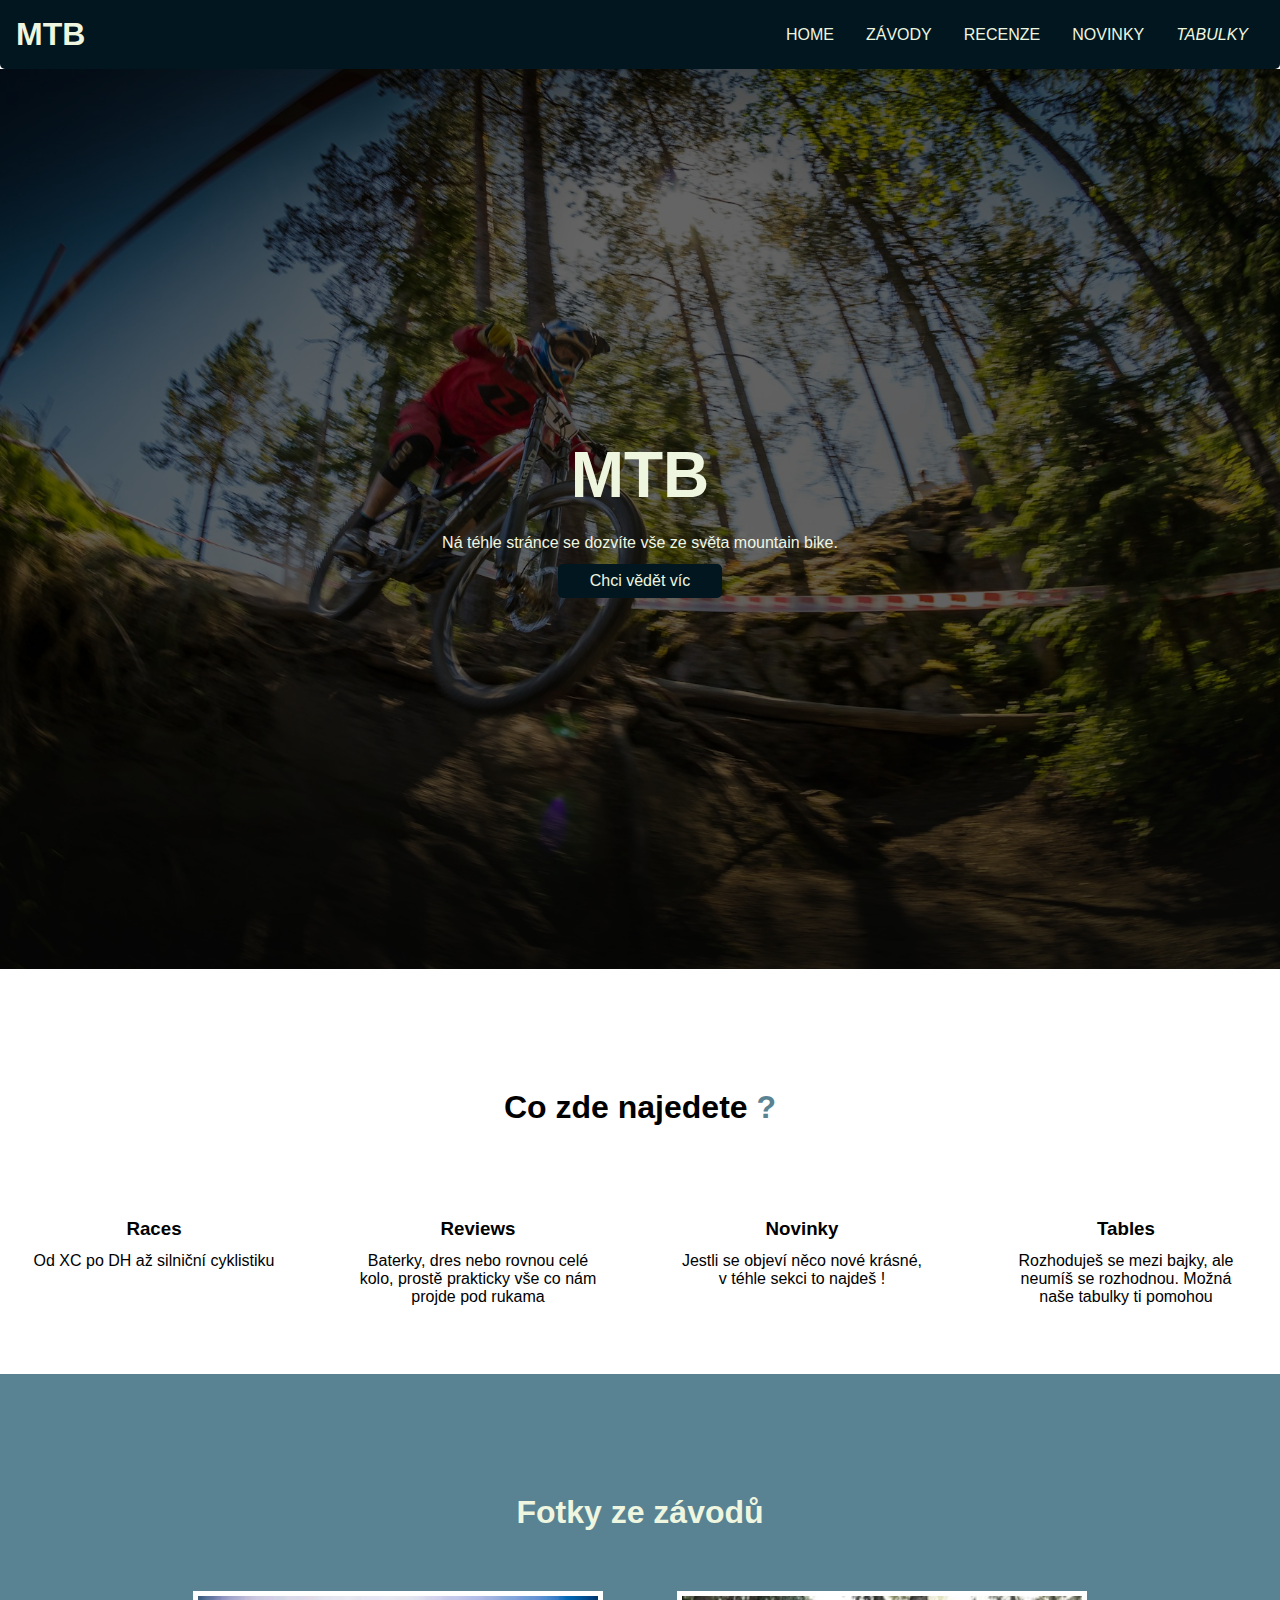
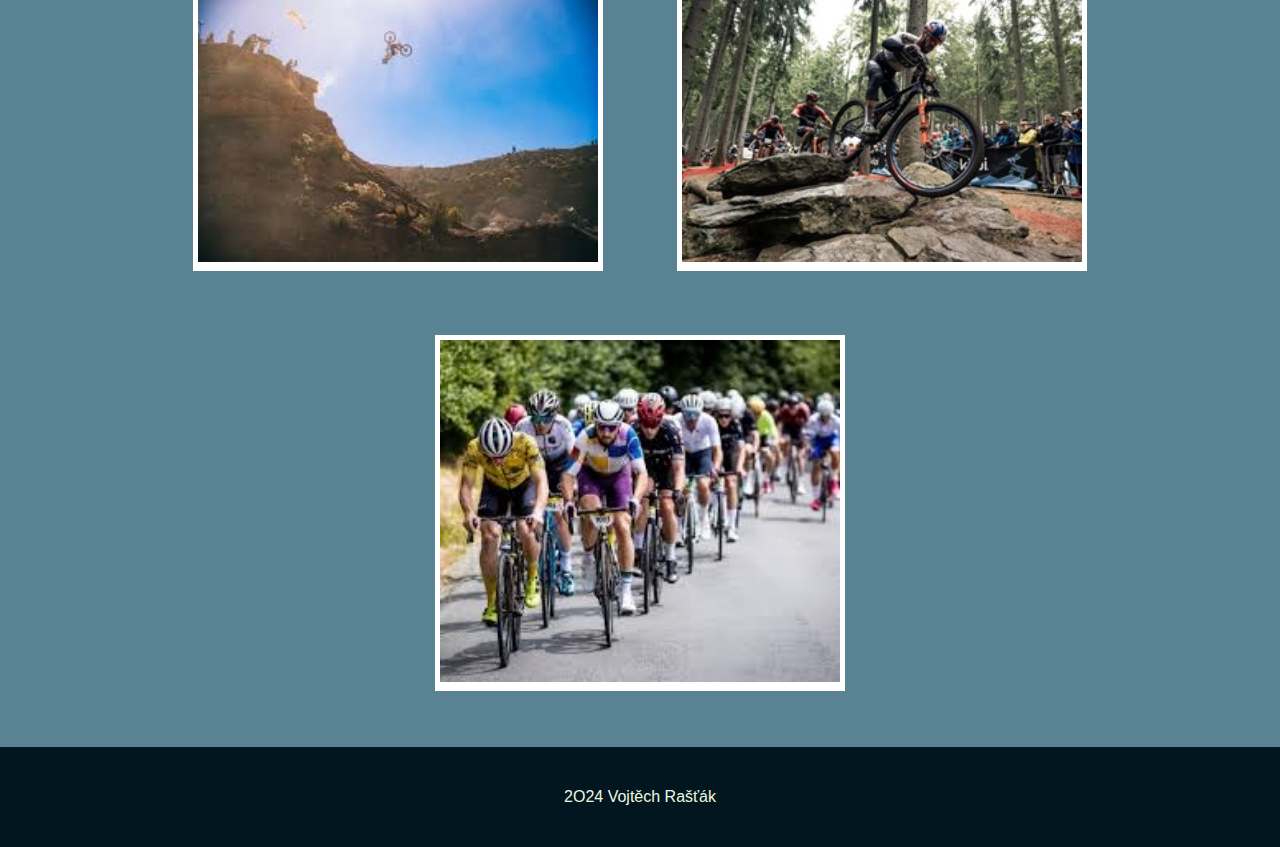
<file: index.html>
<!DOCTYPE html>
<html lang="cs">
<head>
    <meta charset="UTF-8">
    <meta name="viewport" content="width=device-width, initial-scale=1.0">
    <title>MTB</title>
    <link rel="stylesheet" href="https://cdnjs.cloudflare.com/ajax/libs/font-awesome/6.6.0/css/all.min.css" integrity="sha512-Kc323vGBEqzTmouAECnVceyQqyqdsSiqLQISBL29aUW4U/M7pSPA/gEUZQqv1cwx4OnYxTxve5UMg5GT6L4JJg==" crossorigin="anonymous" referrerpolicy="no-referrer" />
    <link rel="stylesheet" href="./css/style.css">
    <link rel="stylesheet" media="screen and (min-width: 1100px)" href="./css/widescreen.css">
    <link rel="stylesheet" media="screen and (max-width: 768px)" href="./css/mobile.css">
    
</head>
<body>

    <!-- navigační bar -->
    <nav id="navbar">
        <div id="logo">
            <a href="#">
                <h1>MTB <i class="fa-solid fa-bicycle"></i></h1>
            </a>
        </div>

        <ul>
            <li><a href="#"><i class="fa-solid fa-house"></i> home</a></li>
            <li><a href="races.html"><i class="fa-solid fa-flag-checkered"></i> závody</a></li>
            <li><a href="review.html"><i class="fa-solid fa-magnifying-glass"></i> recenze</a></li>
            <li><a href="news.html"><i class="fa-regular fa-newspaper"></i> novinky</a></li>
            <li><a href="tab.html"><i class="fa-solid fa-code-compare"> tabulky</i></a></li>
        </ul>
    </nav>

    <!-- pozadí -->

    <div id="showcase">
        <div class="showcase-content">
            <h1 class="l-heading">MTB</h1>
            <p class="lead">Ná téhle stránce se dozvíte vše ze světa mountain bike.</p>
            <a href="#icons" class="btn">Chci vědět víc </a>
        </div>
    </div>

    <!-- ikony -->

    <section id="icons" class="py-1 ">
        <div class="container">
            <h2 class="m-heading text-center">Co zde najedete <span class="text-primary">?</span></h2>
        </div>
        <div class="items">

            <div class="item">
                <i class="fa-solid fa-flag-checkered fa-2xl"></i>
                <div>
                    <h3>Races</h3>
                    <p>Od XC po DH až silniční cyklistiku</p>
                </div>
            </div>
            <div class="item">

                <i class="fa-solid fa-magnifying-glass fa-2xl"></i>
                <div>
                    <h3>Reviews</h3>
                    <p>Baterky, dres nebo rovnou celé  kolo, prostě prakticky vše co nám projde pod rukama</p>
                </div>
            </div>

            <div class="item">
                <i class="fa-regular fa-newspaper fa-2xl"></i>
                <div>
                    <h3>Novinky</h3>
                    <p>Jestli se objeví něco nové krásné, v téhle sekci to najdeš !</p>
                </div>
            </div>
            <div class="item">
                <i class="fa-solid fa-code-compare fa-2xl"></i>
                <div>
                    <h3>Tables</h3>
                    <p>Rozhoduješ se mezi bajky, ale neumíš se rozhodnou. Možná naše tabulky ti pomohou</p>
                </div>
            </div>
        </div>
    </section>

    <!-- Obrázky -->

    <section id="ukazka" class="py-1 bg-blue">
        <div class="container">
            <h2 class="m-heading text-center"><span class="w-col">Fotky ze závodů</span></h2>
            <div class="items">
                <div class="item">
                    <img src="./img/rampage2.jpg" alt="rpg" class="img">
                    <div class="overlay">
                        <h3 class="text">Redbull Rampage 2023</h3>
                    </div>

                </div>
                <div class="item">
                    <img src="./img/UCI.jpg" alt="UCI" class="img">
                    <div class="overlay">
                        <h3 class="text text-center">UCI MTB Word Cup 2024 <br> Nové Město na Moravě</h3>
                    </div>

                </div>
                <div class="item">
                    <img src="./img/lcz.jpg" alt="lcz" class="img">
                    <div class="overlay">
                        <h3 class="text">L'Etape Czech Republic</h3>
                    </div>

                </div>
            </div>
        </div>
</section>
<footer id="footer"class="bg-dark">
    <div class="text-center w-col">
        2O24 <i class="fa-regular fa-square-plus"></i> Vojtěch Rašťák
    </div>
</footer>

</body>
</html>
</file>
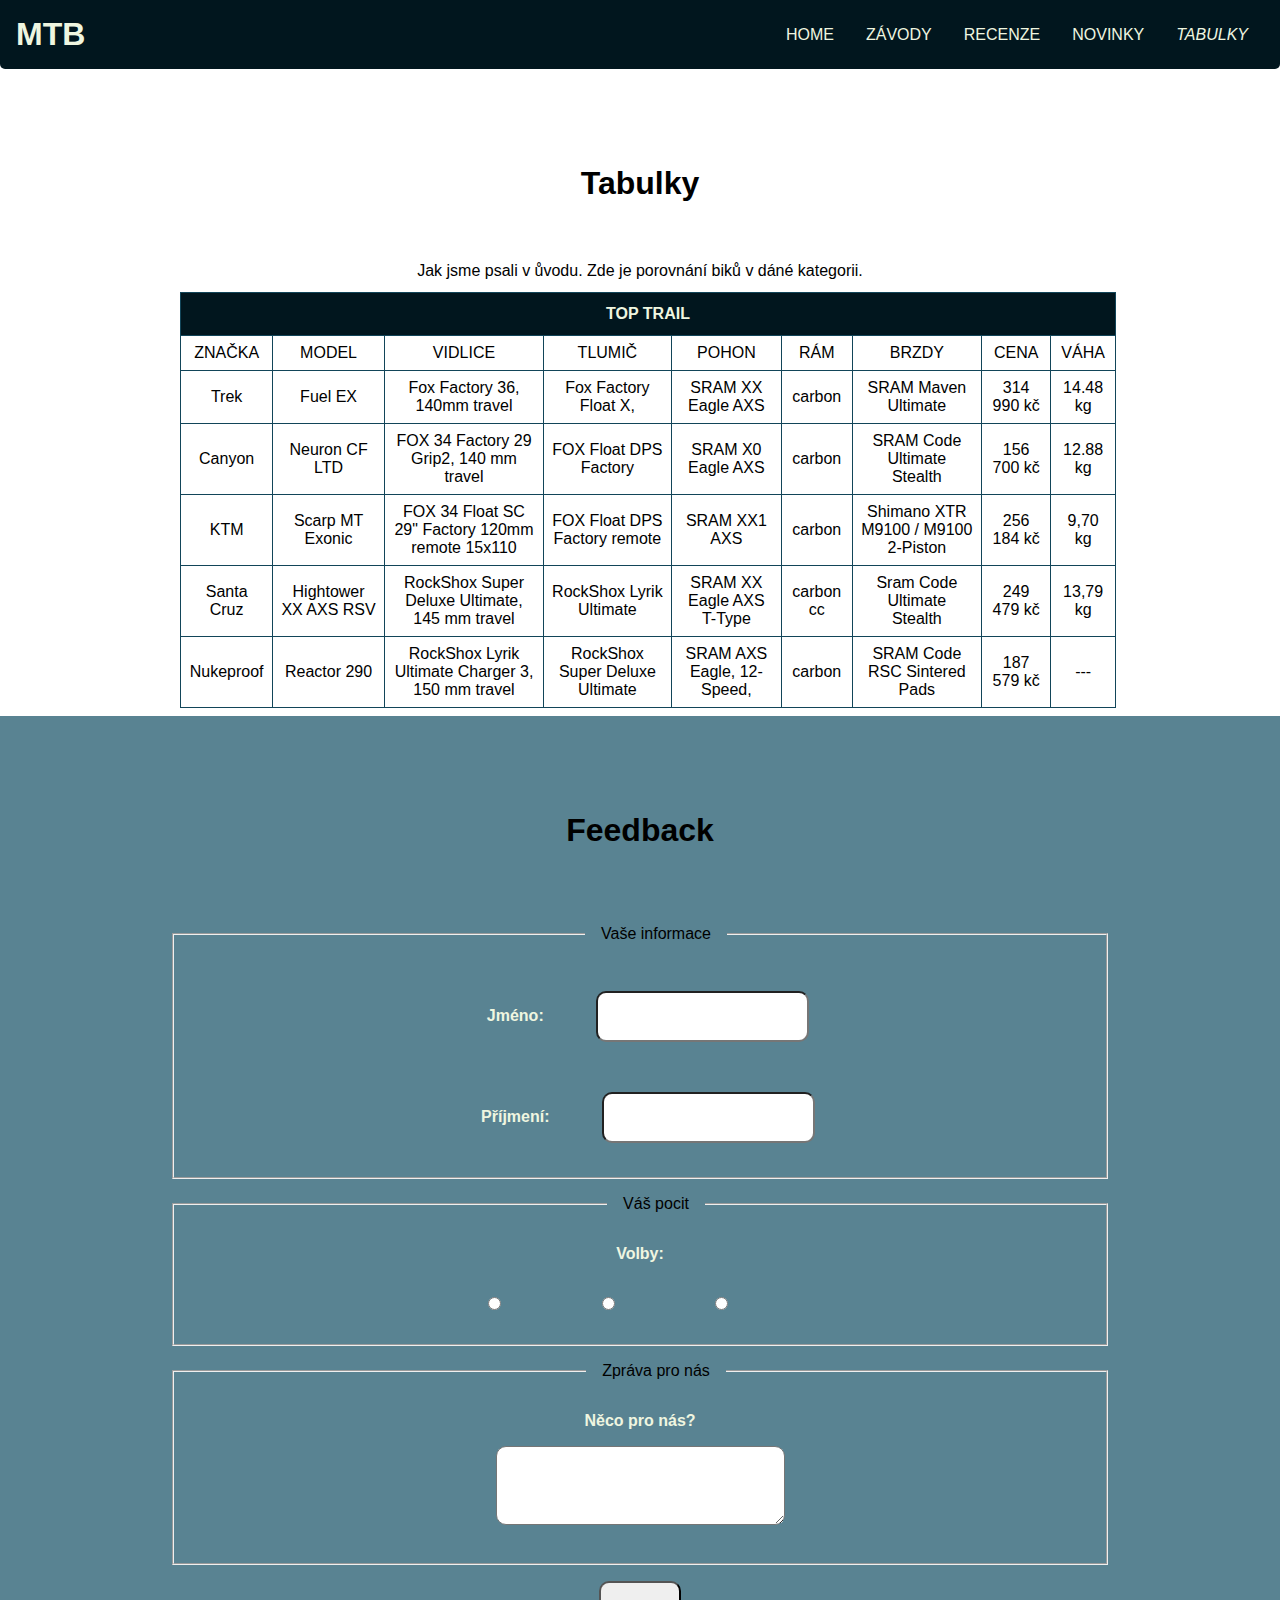
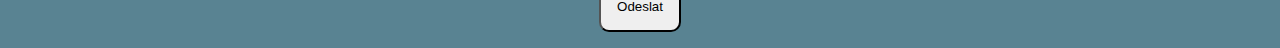
<file: tab.html>
<!DOCTYPE html>
<html lang="en">
<head>
    <meta charset="UTF-8">
    <meta name="viewport" content="width=device-width, initial-scale=1.0">
    <title>Tabulky</title>
    <link rel="stylesheet" href="https://cdnjs.cloudflare.com/ajax/libs/font-awesome/6.6.0/css/all.min.css" integrity="sha512-Kc323vGBEqzTmouAECnVceyQqyqdsSiqLQISBL29aUW4U/M7pSPA/gEUZQqv1cwx4OnYxTxve5UMg5GT6L4JJg==" crossorigin="anonymous" referrerpolicy="no-referrer" />
    <link rel="stylesheet" href="./css/style.css">
</head>
<body>

    <!-- navigační bar -->

    <nav id="navbar">
        <a href="index.html">
            <h1>MTB <i class="fa-solid fa-bicycle"></i></h1>
        </a>
        <ul>
            <li><a href="index.html"><i class="fa-solid fa-house"></i> home</a></li>
            <li><a href="races.html"><i class="fa-solid fa-flag-checkered"></i> závody</a></li>
            <li><a href="review.html"><i class="fa-solid fa-magnifying-glass"></i> recenze</a></li>
            <li><a href="news.html"><i class="fa-regular fa-newspaper"></i> novinky</a></li>
            <li><a href="#"><i class="fa-solid fa-code-compare"> tabulky</i></a></li>
        </ul>
    </nav>


    <!-- Tabulky -->
    <section id="tab">
        <div class="container">
            <h2 class="m-heading text-center">Tabulky</h2>
            <p class="text-center">Jak jsme psali v ůvodu. Zde je porovnání biků v dáné kategorii.</p>


            <table class="my-table text-center">
                <tr class="py-1">
                    <th colspan="9">TOP TRAIL</th>
                </tr>
                
                <tr class="title">
                    <td>značka</td>
                    <td>model</td>
                    <td>vidlice</td>
                    <td>tlumič</td>
                    <td>pohon</td>
                    <td>rám</td>
                    <td>brzdy</td>
                    <td>cena</td>
                    <td>váha</td>
                </tr>
                <tr>
                    <td>Trek</td>
                    <td>Fuel EX</td>
                    <td>Fox Factory 36, 140mm travel</td>
                    <td>Fox Factory Float X,</td>
                    <td>SRAM XX Eagle AXS</td>
                    <td>carbon</td>
                    <td>SRAM Maven Ultimate</td>
                    <td>314 990 kč</td>
                    <td>14.48 kg</td>
                </tr>
                <tr>
                    <td>Canyon</td>
                    <td>Neuron CF LTD </td>
                    <td>FOX 34 Factory 29 Grip2, 140 mm travel</td>
                    <td>FOX Float DPS Factory</td>
                    <td>SRAM X0 Eagle AXS</td>
                    <td>carbon</td>
                    <td>SRAM Code Ultimate Stealth</td>
                    <td>156 700 kč</td>
                    <td>12.88 kg</td>
                </tr>
                <tr>
                    <td>KTM</td>
                    <td>Scarp MT Exonic</td>
                    <td>FOX 34 Float SC 29" Factory 120mm remote 15x110</td>
                    <td>FOX Float DPS Factory remote</td>
                    <td>SRAM XX1 AXS</td>
                    <td>carbon</td>
                    <td>Shimano XTR M9100 / M9100 2-Piston</td>
                    <td>256 184 kč</td>
                    <td>9,70 kg</td>
        
                </tr>
                <tr>
                    <td>Santa Cruz</td>
                    <td>Hightower XX AXS RSV</td>
                    <td>RockShox Super Deluxe Ultimate, 145 mm travel</td>
                    <td>RockShox Lyrik Ultimate</td>
                    <td>SRAM XX Eagle AXS T-Type</td>
                    <td>carbon cc</td>
                    <td>Sram Code Ultimate Stealth</td>
                    <td>249 479 kč</td>
                    <td>13,79 kg</td>
                </tr>
                <tr>
                    <td>Nukeproof</td>
                    <td>Reactor 290</td>
                    <td>RockShox Lyrik Ultimate Charger 3, 150 mm travel</td>
                    <td>RockShox Super Deluxe Ultimate</td>
                    <td>SRAM AXS Eagle, 12-Speed,</td>
                    <td>carbon</td>
                    <td>SRAM Code RSC Sintered Pads</td>
                    <td>187 579 kč</td>
                    <td>---</td>
                </tr>
            </table>
            
        

        </div>
    </section>

    <section id="formular" class="bg-blue">
        <div class="container">
            <H2 class="m-heading text-center">Feedback</H2>
            <form action="feedback" class="text-center">
                <fieldset>
                    <legend>Vaše informace</legend>
            
                    <label for="fname">Jméno:</label>
                    <input type="text" id="fname" name="fname"><br><br>
            
                    <label for="lname">Příjmení:</label>
                    <input type="text" id="lname" name="lname"><br><br>
                </fieldset>
            
                <fieldset>
                    <legend class="text-center">Váš pocit</legend>
            
                    <label for="fback">Volby:</label><br><br>
                    <input type="radio" id="smile" name="fback" value="smile">
                    <label for="smile"><i class="fa-regular fa-face-smile fa-xl" style="color: #11ff00;"></i></label>
            
                    <input type="radio" id="mid" name="fback" value="mid">
                    <label for="mid"><i class="fa-regular fa-face-meh fa-xl" style="color: #ffa200;"></i></label>
            
                    <input type="radio" id="angry" name="fback" value="angry">
                    <label for="angry"><i class="fa-regular fa-face-angry fa-xl" style="color: #ff0000;"></i></label><br><br>
                </fieldset>
            
                <fieldset>
                    <legend class="text-center">Zpráva pro nás</legend>
            
                    <label for="us">Něco pro nás?</label><br>
                    <textarea id="popis" name="textarea" rows="3" cols="30"></textarea><br><br>
                </fieldset>
            
                <input type="submit" value="Odeslat">
            </form>
            
        </div>
    </section>

</body>
</html>
</file>
<file: css/style.css>
* {
    box-sizing: border-box;
    margin: 0;
    padding: 0;
}

body{
    font-family: Arial, Helvetica, sans-serif;
}

.text-primary{
    color:#1D1A0D ;
}

p {
    margin: 0.75rem 0;
}
.text-primary{
    color: #598392;
}
.text-center{
    text-align: center;
}
h2 {
    margin: 3rem;
    padding: 3rem;
}

#navbar {
    background-color: #01161E;
    color: #EFF6E0;
    display: flex;
    justify-content: space-between;
    padding: 1rem;
    border-radius: 0px 0px 5px 5px;
    position: sticky;
    top: 0;
    z-index: 1;
}

#navbar a {
    color:#EFF6E0;
    text-decoration: none;
}

#navbar ul {
    display: flex;
    list-style: none;
    align-items: center;
}

#navbar ul li a {
    padding: 0.75rem;
    margin: 0 0.25rem;
    text-transform: uppercase;
}

#navbar ul li a:hover {
    background-color: #598392;
    border-radius: 5px;
}

#showcase{
    background: #333 url("../img/mtb.jpg") no-repeat center center/cover; 
    height: 100vh;
    color: #EFF6E0;
    
}
#showcase a{
    color:#EFF6E0;
}

#showcase .showcase-content {
    display: flex;
    flex-direction: column;
    justify-content: center;
    align-items: center;
    text-align: center;
    height: 100%;
    padding: 0 2rem;
    background-color: rgba(0,0,0,0.6);
 }
 .btn{
     display: inline-block;
        color: #EFF6E0;
        background-color: #01161E;
        padding: 0.5rem 2rem;
        border: none;
        border-radius: 5px;
        text-decoration: none;

}
 .m-heading{
    font-size: 2rem;
    margin-bottom: 0.75rem;
 }
 .l-heading{
    font-size: 4rem;
    margin-bottom: 0.75rem;
    line-height: 1.1;
 }
 .py-1{
    padding: 1.5rem 0;
 }

 .container {
    max-width: 1000px;
    margin: auto;
    padding: 0 2rem;
    overflow: hidden;
 }
 #icons .items {
    display: flex;
    padding: 1rem;
    justify-content: space-around;
}

#icons .item {
    position: relative;
    text-align: center;
    padding: 1rem;
    width: 200px;
    top: 0;
}

#icons .items .item i {
    background-color: #124559;
    border-radius: 5px;
    margin: 1rem 0;
    width: 4rem;
    height: 4rem;
    line-height: 4rem;
    color: #EFF6E0;
}
.bg-blue{
    background:#598392;
}
.bg-dark{
    background-color: #01161E;
}
.w-col{
    color: #EFF6E0;
}
    /* fotky */
#ukazka .items {
    display: flex;
    justify-content: space-around;
    flex-wrap: wrap;
}

#ukazka .item {
    position: relative;
    background-color: white;
    padding: 0.3rem;
    margin-bottom: 2rem;
}

#ukazka .item:hover .overlay {
    width: 100%;
}


#ukazka .img {
    width: 400px;
}

#ukazka .overlay {
    position: absolute;
    bottom: 0;
    left: 0;
    right: 0;
    background-color:#01161E;
    overflow: hidden;
    width: 0;
    height: 100%;
    transition: .5s ease;
}

#ukazka .text {
    white-space: nowrap;
    color:#EFF6E0;
    font-size: 20px;
    position: absolute;
    overflow: hidden;
    top: 50%;
    left: 50%;
    transform: translate(-50%, -50%);
    -ms-transform: translate(-50%, -50%);
}

/* tabulky */
.my-table {
    width: 100%;
    border-collapse: collapse;
    margin: 0.5rem;
    border-radius: 0.6rem;


 }
 .my-table td,.my-table th {
    border: 1px solid #124559;
    padding: 8px;
}
.my-table th {
    padding-top: 12px;
    padding-bottom: 12px;
    text-align: center;
    background-color: #01161E;
    color: #EFF6E0;
}
.title{
    text-transform: uppercase;
}
/* formular */
label,input,legend,textarea {
    margin: 1rem;
    padding: 1rem;
    
    
 }
 label {
    color: #EFF6E0;
    font-weight: bold;
 }
 input[type="text"],input[type="submit"],textarea{
    border-radius: 10px
 }
 

 /* záhlaví */
 #footer {
    height: 100px;
    display: flex;
    align-items: center;
    justify-content: center;
}
</file>
<file: css/widescreen.css>
/*  showcase */
#showcase .showcase-content {

    margin: 0 auto;
    text-align: center;
    padding: 2rem 0;
}

/* Ikony a jejich rozmístění */
#icons .items {
    display: flex;
    justify-content: space-around;
    gap: 3rem;
}

#icons .items .item {
    flex: 1;
    text-align: center;
}

#icons .items .item i {
    font-size: 3rem;
    margin-bottom: 1rem;
}

/* Obrázky */
#ukazka .items {
    display: flex;
    justify-content: space-around;
    gap: 2rem;
}

#ukazka .items img {
    height: auto;
}

/* Patička */
#footer {
    padding: 2rem;
    font-size: 1rem;
    text-align: center;
}
</file>
<file: css/mobile.css>
/* Navigační menu */
#navbar {
    display: flex;
    flex-direction: column;
    align-items: center;
}

#navbar ul {
    display: flex;
    flex-direction: column;
    width: 100%;
    padding: 0;
    text-align: center;
}

#navbar ul li {
    width: 100%;
    padding: 0.5rem 0;
}

/* Obsah showcase */
#showcase .showcase-content {
    padding: 1rem;
    text-align: center;
}

/* Ikony a jejich pozice */
#icons .items {
    display: flex;
    flex-direction: column;
    align-items: center;
}

#icons .items .item {
    display: flex;
    flex-direction: column;
    align-items: center;
    margin: 1rem 0;
}

#icons .items .item i {
    font-size: 2rem;
    margin-bottom: 0.5rem;
}

/* Obrázky  */
#ukazka .items {
    display: flex;
    flex-direction: column;
    align-items: center;
}

#ukazka .items img {
    width: 100%;
    max-width: 300px;
    margin-bottom: 1rem;
}

/* zápatí */
#footer {
    padding: 1rem;
    text-align: center;
    font-size: 0.8rem;
}
</file>
